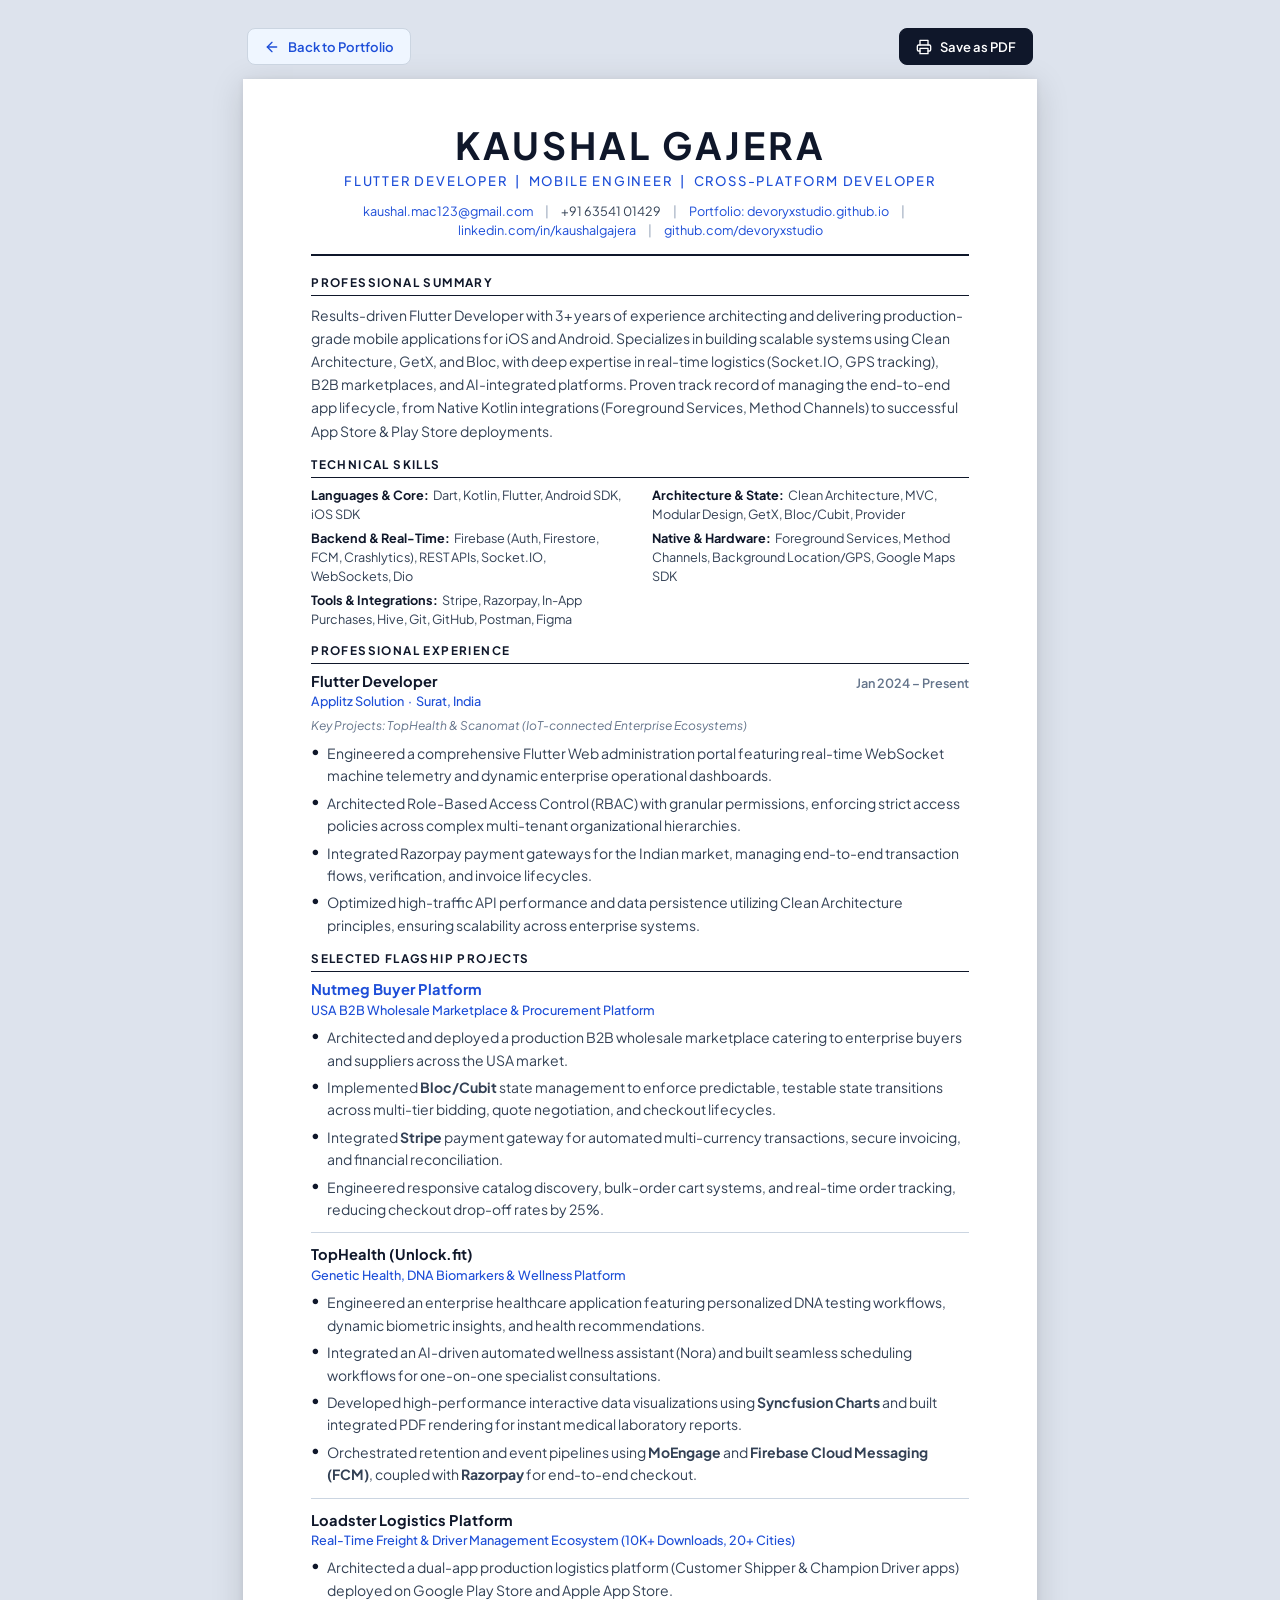
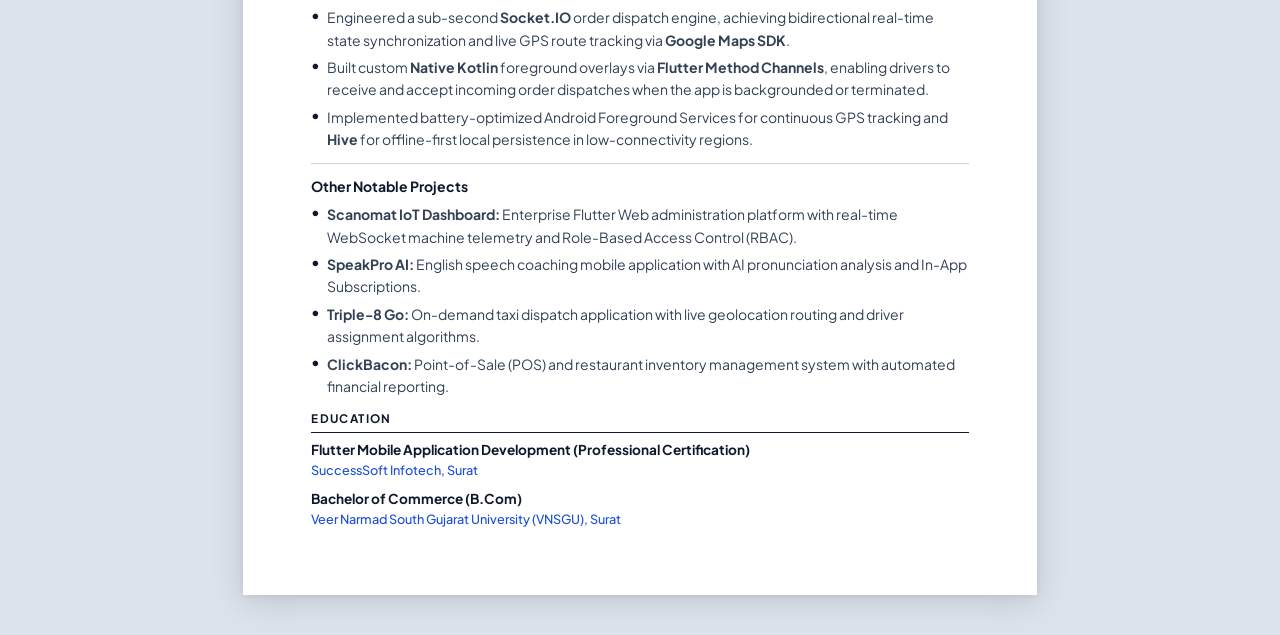
<file: resume/index.html>
<!DOCTYPE html>
<html lang="en">

<head>
    <meta charset="UTF-8">
    <meta name="viewport" content="width=device-width, initial-scale=1.0">
    <title>Kaushal Gajera – Flutter Developer Resume</title>
    <meta name="description"
        content="Professional Resume of Kaushal Gajera, Flutter Developer with 3+ years of production mobile engineering experience.">
    <link rel="preconnect" href="https://fonts.googleapis.com">
    <link rel="preconnect" href="https://fonts.gstatic.com" crossorigin>
    <link
        href="https://fonts.googleapis.com/css2?family=Plus+Jakarta+Sans:ital,wght@0,300;0,400;0,500;0,600;0,700;1,400&display=swap"
        rel="stylesheet">
    <link rel="stylesheet" href="styles.css">
</head>

<body>
    <nav class="resume-toolbar" aria-label="Resume actions">
        <a href="/" class="back-link">
            <svg width="16" height="16" viewBox="0 0 24 24" fill="none" stroke="currentColor" stroke-width="2"
                stroke-linecap="round" stroke-linejoin="round" aria-hidden="true">
                <line x1="19" y1="12" x2="5" y2="12"></line>
                <polyline points="12 19 5 12 12 5"></polyline>
            </svg>
            Back to Portfolio
        </a>
        <button type="button" class="print-button" onclick="window.print()">
            <svg width="16" height="16" viewBox="0 0 24 24" fill="none" stroke="currentColor" stroke-width="2"
                stroke-linecap="round" stroke-linejoin="round" aria-hidden="true">
                <path d="M6 9V2h12v7"></path>
                <path d="M6 18H4a2 2 0 0 1-2-2v-5a2 2 0 0 1 2-2h16a2 2 0 0 1 2 2v5a2 2 0 0 1-2 2h-2"></path>
                <rect x="6" y="14" width="12" height="8"></rect>
            </svg>
            Save as PDF
        </button>
    </nav>

    <div class="resume-container">

        <!-- ═══ HEADER ═══ -->
        <header>
            <h1>Kaushal Gajera</h1>
            <h2>Flutter Developer &nbsp;|&nbsp; Mobile Engineer &nbsp;|&nbsp; Cross-Platform Developer</h2>
            <div class="contact-info">
                <span><a href="mailto:kaushal.mac123@gmail.com">kaushal.mac123@gmail.com</a></span>
                <span>+91 63541 01429</span>
                <span><a href="https://devoryxstudio.github.io/" target="_blank">Portfolio:
                        devoryxstudio.github.io</a></span>
                <span><a href="https://www.linkedin.com/in/kaushal-gajera-8669bb255/"
                        target="_blank">linkedin.com/in/kaushalgajera</a></span>
                <span><a href="https://github.com/devoryxstudio" target="_blank">github.com/devoryxstudio</a></span>
            </div>
        </header>

        <!-- ═══ PROFESSIONAL SUMMARY ═══ -->
        <section class="summary">
            <h3>Professional Summary</h3>
            <p>Results-driven Flutter Developer with 3+ years of experience architecting and delivering production-grade
                mobile applications for iOS and Android. Specializes in building scalable systems using Clean
                Architecture, GetX, and Bloc, with deep expertise in real-time logistics (Socket.IO, GPS tracking), B2B
                marketplaces, and AI-integrated platforms. Proven track record of managing the end-to-end app lifecycle,
                from Native Kotlin integrations (Foreground Services, Method Channels) to successful App Store & Play
                Store deployments.</p>
        </section>

        <!-- ═══ TECHNICAL SKILLS ═══ -->
        <section class="skills">
            <h3>Technical Skills</h3>
            <div class="skills-grid">
                <div class="skill-category">
                    <span class="skill-title">Languages & Core:</span>
                    <span class="skill-list">Dart, Kotlin, Flutter, Android SDK, iOS SDK</span>
                </div>
                <div class="skill-category">
                    <span class="skill-title">Architecture & State:</span>
                    <span class="skill-list">Clean Architecture, MVC, Modular Design, GetX, Bloc/Cubit, Provider</span>
                </div>
                <div class="skill-category">
                    <span class="skill-title">Backend & Real-Time:</span>
                    <span class="skill-list">Firebase (Auth, Firestore, FCM, Crashlytics), REST APIs, Socket.IO,
                        WebSockets, Dio</span>
                </div>
                <div class="skill-category">
                    <span class="skill-title">Native & Hardware:</span>
                    <span class="skill-list">Foreground Services, Method Channels, Background Location/GPS, Google Maps
                        SDK</span>
                </div>
                <div class="skill-category">
                    <span class="skill-title">Tools & Integrations:</span>
                    <span class="skill-list">Stripe, Razorpay, In-App Purchases, Hive, Git, GitHub, Postman,
                        Figma</span>
                </div>
            </div>
        </section>

        <!-- ═══ PROFESSIONAL EXPERIENCE ═══ -->
        <section class="experience">
            <h3>Professional Experience</h3>

            <div class="job">
                <div class="job-header">
                    <div class="job-title-company">
                        <h4>Flutter Developer</h4>
                        <span class="company">Applitz Solution &nbsp;·&nbsp; Surat, India</span>
                    </div>
                    <div class="job-date-location">
                        <span class="date">Jan 2024 – Present</span>
                    </div>
                </div>
                <p class="exp-context"><em>Key Projects: TopHealth &amp; Scanomat (IoT-connected Enterprise
                        Ecosystems)</em></p>
                <ul class="job-achievements">
                    <li>Engineered a comprehensive Flutter Web administration portal featuring real-time WebSocket
                        machine telemetry and dynamic enterprise operational dashboards.</li>
                    <li>Architected Role-Based Access Control (RBAC) with granular permissions, enforcing strict access
                        policies across complex multi-tenant organizational hierarchies.</li>
                    <li>Integrated Razorpay payment gateways for the Indian market, managing end-to-end transaction
                        flows, verification, and invoice lifecycles.</li>
                    <li>Optimized high-traffic API performance and data persistence utilizing Clean Architecture
                        principles, ensuring scalability across enterprise systems.</li>
                </ul>
            </div>
        </section>

        <!-- ═══ SELECTED PROJECTS ═══ -->
        <section class="projects">
            <h3>Selected Flagship Projects</h3>

            <!-- 1. Nutmeg Buyer Platform -->
            <div class="project flagship-project">
                <div class="project-header">
                    <div class="job-title-company">
                        <h4>Nutmeg Buyer Platform</h4>
                        <span class="company">USA B2B Wholesale Marketplace & Procurement Platform</span>
                    </div>
                </div>
                <ul class="job-achievements project-achievements">
                    <li>Architected and deployed a production B2B wholesale marketplace catering to enterprise buyers and suppliers across the USA market.</li>
                    <li>Implemented <strong>Bloc/Cubit</strong> state management to enforce predictable, testable state transitions across multi-tier bidding, quote negotiation, and checkout lifecycles.</li>
                    <li>Integrated <strong>Stripe</strong> payment gateway for automated multi-currency transactions, secure invoicing, and financial reconciliation.</li>
                    <li>Engineered responsive catalog discovery, bulk-order cart systems, and real-time order tracking, reducing checkout drop-off rates by 25%.</li>
                </ul>
            </div>

            <!-- 2. TopHealth (Unlock.fit) -->
            <div class="project">
                <div class="project-header">
                    <div class="job-title-company">
                        <h4>TopHealth (Unlock.fit)</h4>
                        <span class="company">Genetic Health, DNA Biomarkers & Wellness Platform</span>
                    </div>
                </div>
                <ul class="job-achievements project-achievements">
                    <li>Engineered an enterprise healthcare application featuring personalized DNA testing workflows, dynamic biometric insights, and health recommendations.</li>
                    <li>Integrated an AI-driven automated wellness assistant (Nora) and built seamless scheduling workflows for one-on-one specialist consultations.</li>
                    <li>Developed high-performance interactive data visualizations using <strong>Syncfusion Charts</strong> and built integrated PDF rendering for instant medical laboratory reports.</li>
                    <li>Orchestrated retention and event pipelines using <strong>MoEngage</strong> and <strong>Firebase Cloud Messaging (FCM)</strong>, coupled with <strong>Razorpay</strong> for end-to-end checkout.</li>
                </ul>
            </div>

            <!-- 3. Loadster Logistics Platform -->
            <div class="project">
                <div class="project-header">
                    <div class="job-title-company">
                        <h4>Loadster Logistics Platform</h4>
                        <span class="company">Real-Time Freight & Driver Management Ecosystem (10K+ Downloads, 20+ Cities)</span>
                    </div>
                </div>
                <ul class="job-achievements project-achievements">
                    <li>Architected a dual-app production logistics platform (Customer Shipper & Champion Driver apps) deployed on Google Play Store and Apple App Store.</li>
                    <li>Engineered a sub-second <strong>Socket.IO</strong> order dispatch engine, achieving bidirectional real-time state synchronization and live GPS route tracking via <strong>Google Maps SDK</strong>.</li>
                    <li>Built custom <strong>Native Kotlin</strong> foreground overlays via <strong>Flutter Method Channels</strong>, enabling drivers to receive and accept incoming order dispatches when the app is backgrounded or terminated.</li>
                    <li>Implemented battery-optimized Android Foreground Services for continuous GPS tracking and <strong>Hive</strong> for offline-first local persistence in low-connectivity regions.</li>
                </ul>
            </div>

            <!-- Other Notable Projects -->
            <div class="project other-projects">
                <h4 style="margin-bottom: 6px; color: var(--text-primary);">Other Notable Projects</h4>
                <ul class="job-achievements project-achievements" style="margin-top: 0;">
                    <li><strong>Scanomat IoT Dashboard:</strong> Enterprise Flutter Web administration platform with real-time WebSocket machine telemetry and Role-Based Access Control (RBAC).</li>
                    <li><strong>SpeakPro AI:</strong> English speech coaching mobile application with AI pronunciation analysis and In-App Subscriptions.</li>
                    <li><strong>Triple-8 Go:</strong> On-demand taxi dispatch application with live geolocation routing and driver assignment algorithms.</li>
                    <li><strong>ClickBacon:</strong> Point-of-Sale (POS) and restaurant inventory management system with automated financial reporting.</li>
                </ul>
            </div>
        </section>

        <!-- ═══ EDUCATION ═══ -->
        <section class="education">
            <h3>Education</h3>
            <div class="edu-item">
                <div class="edu-header">
                    <div class="edu-degree-school">
                        <span class="degree-text">Flutter Mobile Application Development (Professional
                            Certification)</span>
                        <span class="school">SuccessSoft Infotech, Surat</span>
                    </div>
                </div>
            </div>
            <div class="edu-item">
                <div class="edu-header">
                    <div class="edu-degree-school">
                        <span class="degree-text">Bachelor of Commerce (B.Com)</span>
                        <span class="school">Veer Narmad South Gujarat University (VNSGU), Surat</span>
                    </div>
                </div>
            </div>
        </section>

    </div>
</body>

</html>
</file>
<file: resume/styles.css>
/*
  Kaushal Gajera – Flutter Developer Resume
  Professional, ATS-friendly, A4-optimized stylesheet.
  Optimized for Chrome Print to PDF.
*/

/* ── Google Fonts Import ── */
@import url('https://fonts.googleapis.com/css2?family=Plus+Jakarta+Sans:ital,wght@0,300;0,400;0,500;0,600;0,700;1,400&display=swap');

/* ── Design Tokens ── */
:root {
    --text-primary: #0f172a;
    --text-secondary: #334155;
    --text-muted: #64748b;
    --accent: #1d4ed8;
    --accent-light: #eff6ff;
    --border: #cbd5e1;
    --border-strong: #94a3b8;
    --bg: #ffffff;
    --tag-bg: #f1f5f9;

    --font: 'Plus Jakarta Sans', -apple-system, BlinkMacSystemFont, 'Segoe UI', Helvetica, Arial, sans-serif;

    /* Body font slightly larger for readability */
    --font-size-body: 10.5pt;
    --font-size-sm: 9.5pt;
    --font-size-xs: 8.8pt;
    --line-height: 1.55;

    /* Section spacing */
    --section-gap: 13px;
    --section-h-gap: 8px;
}

/* ── Reset ── */
*,
*::before,
*::after {
    margin: 0;
    padding: 0;
    box-sizing: border-box;
}

/* ── Base ── */
body {
    font-family: var(--font);
    font-size: var(--font-size-body);
    line-height: var(--line-height);
    color: var(--text-secondary);
    background: #dde3ed;
    -webkit-font-smoothing: antialiased;
    -moz-osx-font-smoothing: grayscale;
}

a {
    color: var(--accent);
    text-decoration: none;
}

a:hover {
    text-decoration: underline;
}

/* ── Toolbar (screen only) ── */
.resume-toolbar {
    max-width: 210mm;
    margin: 28px auto 0;
    padding: 0 4px;
    display: flex;
    justify-content: space-between;
    align-items: center;
    gap: 12px;
}

.resume-toolbar .back-link,
.resume-toolbar .print-button {
    display: inline-flex;
    align-items: center;
    gap: 8px;
    font: 600 9.8pt var(--font);
    padding: 9px 16px;
    border-radius: 8px;
    border: 1px solid var(--border);
    cursor: pointer;
    transition: filter 0.15s ease, opacity 0.15s ease;
}

.resume-toolbar .back-link {
    background: var(--accent-light);
    color: var(--accent);
}

.resume-toolbar .print-button {
    background: var(--text-primary);
    border-color: var(--text-primary);
    color: #fff;
}

.resume-toolbar .back-link:hover {
    text-decoration: none;
    filter: brightness(0.97);
}

.resume-toolbar .print-button:hover {
    opacity: 0.9;
}

/* ── A4 Container ── */
.resume-container {
    max-width: 210mm;
    min-height: 297mm;
    margin: 14px auto 40px;
    background: var(--bg);
    padding: 12mm 18mm 14mm;
    box-shadow: 0 6px 32px rgba(0, 0, 0, 0.14), 0 1px 6px rgba(0, 0, 0, 0.08);
}

/* ══════════════════════════════
   HEADER
══════════════════════════════ */
header {
    text-align: center;
    padding-bottom: 13px;
    margin-bottom: 18px;
    border-bottom: 2.5px solid var(--text-primary);
}

header h1 {
    font-size: 28pt;
    font-weight: 700;
    color: var(--text-primary);
    letter-spacing: 3px;
    text-transform: uppercase;
    line-height: 1.1;
    margin-bottom: 6px;
}

header h2 {
    font-size: 9.8pt;
    font-weight: 500;
    color: var(--accent);
    letter-spacing: 1.8px;
    text-transform: uppercase;
    margin-bottom: 10px;
}

.contact-info {
    display: flex;
    flex-wrap: wrap;
    justify-content: center;
    align-items: center;
    gap: 0;
    font-size: var(--font-size-sm);
    color: var(--text-secondary);
}

.contact-info span {
    display: inline-flex;
    align-items: center;
}

.contact-info span:not(:last-child)::after {
    content: "|";
    margin: 0 12px;
    color: var(--border-strong);
}

.contact-info a {
    color: var(--accent);
    text-decoration: none;
}

.contact-info a:hover {
    text-decoration: underline;
}

/* ══════════════════════════════
   SECTION TEMPLATE
══════════════════════════════ */
section {
    margin-bottom: var(--section-gap);
}

/* Section headings */
section h3 {
    font-size: 8.8pt;
    font-weight: 700;
    text-transform: uppercase;
    letter-spacing: 1.4px;
    color: var(--text-primary);
    border-bottom: 1.5px solid var(--text-primary);
    padding-bottom: 3px;
    margin-bottom: 8px;
}

/* ══════════════════════════════
   PROFESSIONAL SUMMARY
══════════════════════════════ */
.summary p {
    font-size: var(--font-size-body);
    color: var(--text-secondary);
    line-height: 1.65;
    text-align: left;
}

.summary p strong {
    color: var(--text-primary);
    font-weight: 600;
}

/* ══════════════════════════════
   KEY ACHIEVEMENTS
══════════════════════════════ */
.achievements-list {
    list-style: none;
    padding: 0;
    display: flex;
    flex-direction: column;
    gap: 6px;
}

.achievements-list li {
    font-size: var(--font-size-body);
    color: var(--text-secondary);
    padding-left: 16px;
    position: relative;
    line-height: 1.6;
}

.achievements-list li::before {
    content: "▸";
    position: absolute;
    left: 0;
    color: var(--accent);
    font-size: 8pt;
    top: 2px;
}

.achievements-list li strong {
    color: var(--text-primary);
    font-weight: 600;
}

/* ══════════════════════════════
   TECHNICAL SKILLS
══════════════════════════════ */
.skills-grid {
    display: grid;
    grid-template-columns: 1fr 1fr;
    gap: 5px 24px;
}

.skill-category {
    font-size: var(--font-size-sm);
    line-height: 1.5;
}

.skill-title {
    display: inline;
    font-weight: 700;
    color: var(--text-primary);
}

.skill-list {
    display: inline;
    color: var(--text-secondary);
    margin-left: 2px;
}

/* ══════════════════════════════
   SPECIALIZED EXPERTISE
══════════════════════════════ */
.expertise-grid {
    display: flex;
    flex-wrap: wrap;
    gap: 6px 8px;
}

.expertise-grid span {
    font-size: var(--font-size-xs);
    font-weight: 500;
    color: var(--text-primary);
    background: var(--tag-bg);
    border: 1px solid var(--border);
    border-radius: 4px;
    padding: 3px 9px;
    white-space: nowrap;
    line-height: 1.4;
}

/* ══════════════════════════════
   LIVE APPLICATIONS
══════════════════════════════ */
.live-apps-grid {
    display: flex;
    flex-wrap: wrap;
    gap: 6px 8px;
}

.live-apps-grid span {
    font-size: var(--font-size-xs);
    font-weight: 500;
    color: var(--text-primary);
    background: var(--tag-bg);
    border: 1px solid var(--border);
    border-radius: 4px;
    padding: 3px 9px;
    white-space: nowrap;
    line-height: 1.4;
}

/* ══════════════════════════════
   PROFESSIONAL EXPERIENCE
══════════════════════════════ */
.job {
    margin-bottom: 14px;
}

.job-header {
    display: flex;
    justify-content: space-between;
    align-items: flex-start;
    margin-bottom: 5px;
}

.job-title-company h4 {
    font-size: 11pt;
    font-weight: 700;
    color: var(--text-primary);
    line-height: 1.25;
}

.job-title-company .company {
    font-size: var(--font-size-sm);
    font-weight: 500;
    color: var(--accent);
    display: block;
    margin-top: 2px;
}

.job-date-location {
    text-align: right;
    flex-shrink: 0;
    margin-left: 14px;
}

.date {
    font-size: var(--font-size-sm);
    font-weight: 600;
    color: var(--text-muted);
    white-space: nowrap;
}

.exp-context {
    font-size: 9pt;
    color: var(--text-muted);
    margin-bottom: 7px;
    font-style: italic;
    line-height: 1.5;
}

.job-achievements {
    list-style: none;
    padding: 0;
    display: flex;
    flex-direction: column;
    gap: 5px;
}

.job-achievements li {
    font-size: var(--font-size-body);
    color: var(--text-secondary);
    padding-left: 16px;
    position: relative;
    line-height: 1.6;
}

.job-achievements li::before {
    content: "•";
    position: absolute;
    left: 0;
    color: var(--text-primary);
    font-weight: 700;
    font-size: 10pt;
    line-height: 1.4;
}

/* ══════════════════════════════
   SELECTED PROJECTS
══════════════════════════════ */
.project {
    margin-bottom: 12px;
    padding-bottom: 12px;
    border-bottom: 1px solid var(--border);
}

.project:last-child {
    border-bottom: none;
    margin-bottom: 0;
    padding-bottom: 0;
}

.project-header {
    margin-bottom: 6px;
}

.flagship-project .job-title-company h4 {
    color: var(--accent);
}

.project-achievements {
    gap: 5px;
}

.project-tech {
    margin-top: 8px;
    font-size: var(--font-size-xs);
    color: var(--text-muted);
    line-height: 1.6;
    border-left: 2.5px solid var(--accent);
    padding-left: 10px;
}

.project-tech strong {
    color: var(--text-primary);
    font-weight: 600;
}

/* ══════════════════════════════
   EDUCATION & TRAINING
══════════════════════════════ */
.edu-item {
    margin-bottom: 10px;
}

.edu-item:last-child {
    margin-bottom: 0;
}

.edu-header {
    display: flex;
    justify-content: space-between;
    align-items: flex-start;
}

.edu-degree-school .degree-text {
    font-size: 10.2pt;
    font-weight: 700;
    color: var(--text-primary);
    display: block;
    line-height: 1.3;
}

.edu-degree-school .school {
    font-size: var(--font-size-sm);
    color: var(--accent);
    font-weight: 500;
    display: block;
    margin-top: 3px;
    line-height: 1.45;
}

.edu-detail {
    font-size: var(--font-size-sm);
    color: var(--text-muted);
    margin-top: 4px;
    line-height: 1.55;
}

/* ══════════════════════════════
   PRINT STYLES  (Chrome → Save as PDF)
══════════════════════════════ */
@media print {
    @page {
        size: A4;
        margin: 0;
    }

    body {
        background: transparent;
        margin: 0;
        -webkit-print-color-adjust: exact;
        print-color-adjust: exact;
    }

    .resume-toolbar {
        display: none;
    }

    .resume-container {
        max-width: 100%;
        min-height: unset;
        margin: 0;
        padding: 13mm 18mm 14mm;
        box-shadow: none;
    }

    a {
        text-decoration: none;
    }

    section {
        page-break-inside: auto;
    }

    .job,
    .project,
    .edu-item,
    .skill-category {
        page-break-inside: avoid;
        break-inside: avoid;
    }

    .expertise-grid span,
    .live-apps-grid span {
        border: 1px solid var(--border);
    }
}
/* ══════════════════════════════
   MOBILE RESPONSIVENESS
══════════════════════════════ */
@media screen and (max-width: 768px) {
    .resume-toolbar {
        margin: 0;
        padding: 12px 16px;
        width: 100%;
        max-width: 100%;
    }

    .resume-container {
        margin: 0;
        padding: 20px;
        box-shadow: none;
        width: 100%;
        min-height: 100vh;
    }
    
    header h1 {
        font-size: 24pt;
    }
    
    .contact-info {
        flex-direction: column;
        gap: 6px;
    }
    
    .contact-info span:not(:last-child)::after {
        display: none;
    }
    
    .contact-info span {
        display: block;
        text-align: center;
        margin: 0;
    }

    .skills-grid {
        grid-template-columns: 1fr;
    }

    .job-header, .edu-header {
        flex-direction: column;
        align-items: flex-start;
    }
    
    .job-date-location {
        text-align: left;
        margin-left: 0;
        margin-top: 4px;
    }
}
</file>
